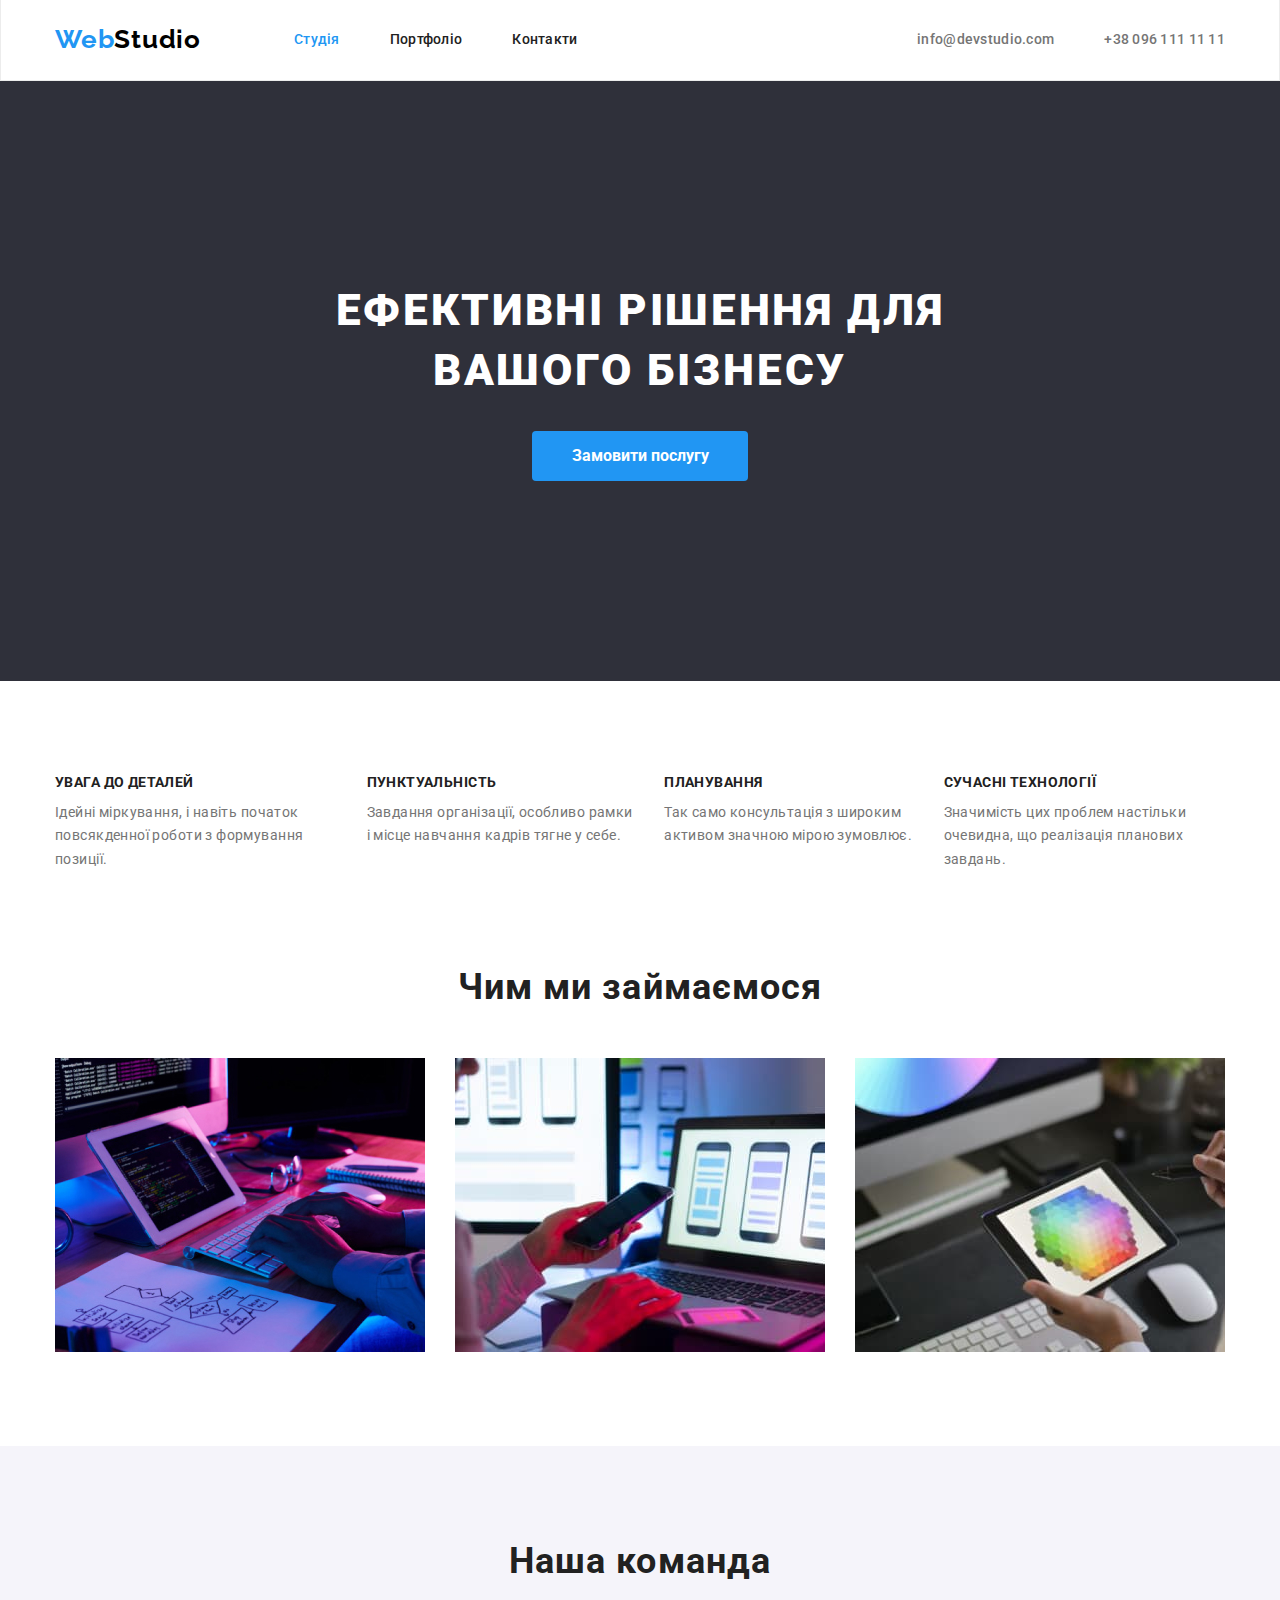
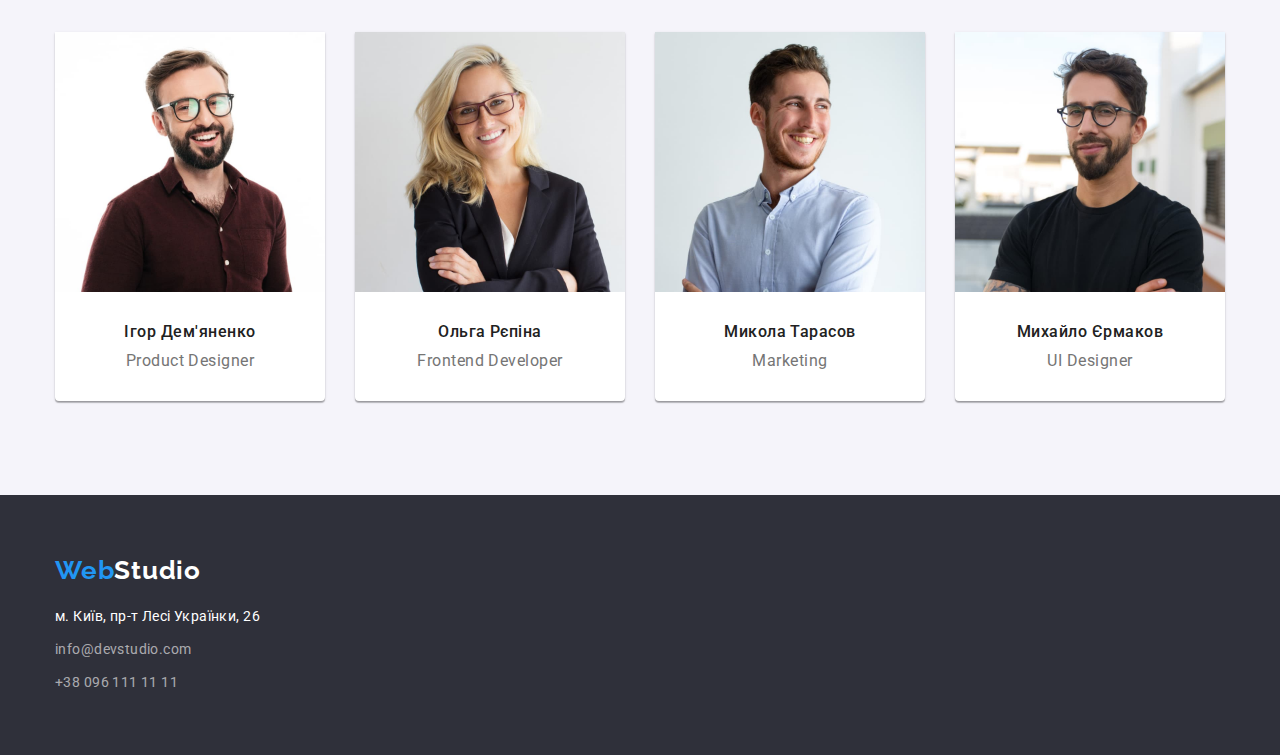
<file: index.html>
<!DOCTYPE html>
<html lang="uk">
  <head>
    <meta charset="UTF-8" />
    <meta http-equiv="X-UA-Compatible" content="IE=edge" />
    <meta name="viewport" content="width=device-width, initial-scale=1.0" />
    <title>Домашнє завдання №3</title>
    <link rel="preconnect" href="https://fonts.googleapis.com" />
    <link rel="preconnect" href="https://fonts.gstatic.com" crossorigin />
    <link
      href="https://fonts.googleapis.com/css2?family=Raleway:wght@700&family=Roboto:wght@400;500;700;900&display=swap"
      rel="stylesheet"
    />
    <link rel="stylesheet" href="https://cdnjs.cloudflare.com/ajax/libs/modern-normalize/1.1.0/modern-normalize.min.css">
    <link rel="stylesheet" href="./css/styles.css" />
  </head>
  <body>
    <!-- шапка -->
    <header class="header">
      <div class="container container-header">
      <nav class="main-nav">
        <a href="./index.html" class="logo" lang="en">
          <span class="logo-blue">Web</span
          ><span class="logo-black">Studio</span></a
        >
        <ul class="site-nav list">
          <li class="item"><a href="./index.html" class="link current">Студія</a></li>
          <li class="item"><a href="./portfolio.html" class="link">Портфоліо</a></li>
          <li class="item"><a href="" class="link">Контакти</a></li>
        </ul>
      </nav>
      <ul class="auth-nav list">
        <li class="item"><a href="mailto:info@devstudio.com" class="info">info@devstudio.com</a></li>
        <li class="item"><a href="tel:+380961111111" class="info">+38 096 111 11 11</a></li>
      </ul>
      </div>
    </header>
    <!-- головна -->
    <main>
      <!--Герой-->
      <section class="hero">
        <div class="container">
          <h1 class="hero-title">Ефективні рішення для вашого бізнесу</h1>
          <button type="button" class="button-primary">Замовити послугу</button>
        </div>
      </section>
      <!--Oсобливості-->
      <section class="features">
        <div class="container">
          <h2 class="visually-hidden">Особливсті</h2>
        <ul class="list features-items">
          <li class="features-item">
            <h3 class="features-title">УВАГА ДО ДЕТАЛЕЙ</h3>
            <p class="text">
              Ідейні міркування, і навіть початок повсякденної роботи з
              формування позиції.
            </p>
          </li>
          <li class="features-item">
            <h3 class="features-title">ПУНКТУАЛЬНІСТЬ</h3>
            <p class="text">
              Завдання організації, особливо рамки і місце навчання кадрів тягне
              у себе.
            </p>
          </li>
          <li class="features-item">
            <h3 class="features-title">ПЛАНУВАННЯ</h3>
            <p class="text">
              Так само консультація з широким активом значною мірою зумовлює.
            </p>
          </li>
          <li class="features-item">
            <h3 class="features-title">СУЧАСНІ ТЕХНОЛОГІЇ</h3>
            <p class="text">
              Значимість цих проблем настільки очевидна, що реалізація планових
              завдань.
            </p>
          </li>
        </ul>
        </div>
      </section>
      <!--Чим ми займаємося-->
      <section class="work">
        <div class="container">
          <h2 class="title">Чим ми займаємося</h2>
        <ul class="list">
          <li class="work-item"><img src="./images/img1.jpg" alt="робота" width="370" /></li>
          <li class="work-item"><img src="./images/img2.jpg" alt="робота" width="370" /></li>
          <li class="work-item"><img src="./images/img3.jpg" alt="робота" width="370" /></li>
        </ul>
        </div>
      </section>
      <!--Наша команда-->
      <section class="team">
        <div class="container">
          <h2 class="title">Наша команда</h2>
        <ul class="list">
          <li class="team-item">
            <img src="./images/photo1.jpg" alt="член команди" width="270" />
            <h3 class="crewman">Ігор Дем'яненко</h3>
            <p lang="en" class="text">Product Designer</p>
          </li>
          <li class="team-item">
            <img src="./images/photo2.jpg" alt="член команди" width="270" />
            <h3 class="crewman">Ольга Рєпіна</h3>
            <p lang="en" class="text">Frontend Developer</p>
          </li>
          <li class="team-item">
            <img src="./images/photo3.jpg" alt="член команди" width="270" />
            <h3 class="crewman">Микола Тарасов</h3>
            <p lang="en" class="text">Marketing</p>
          </li>
          <li class="team-item">
            <img src="./images/photo4.jpg" alt="член команди" width="270" />
            <h3 class="crewman">Михайло Єрмаков</h3>
            <p lang="en" class="text">UI Designer</p>
          </li>
        </ul>
        </div>
      </section>
    </main>
    <!-- футер -->
    <footer class="footer">
      <div class="container">
        <a href="./index.html" class="logo" lang="en"
        ><span class="logo-blue">Web</span
        ><span class="logo-white">Studio</span></a
      >
      <address >
        <ul class="list">
          <li class="address-footer">
            <a href="https://goo.gl/maps/qru1FfBsra7ANLXm6"
              >м. Київ, пр-т Лесі Українки, 26</a
            >
          </li>
          <li class="mail-footer">
            <a href="mailto:info@devstudio.com">info@devstudio.com</a>
          </li>
          <li class="tel-footer">
            <a href="tel:+380961111111">+38 096 111 11 11</a>
          </li>
        </ul>
      </address>
      </div>
    </footer>
  </body>
</html>
</file>
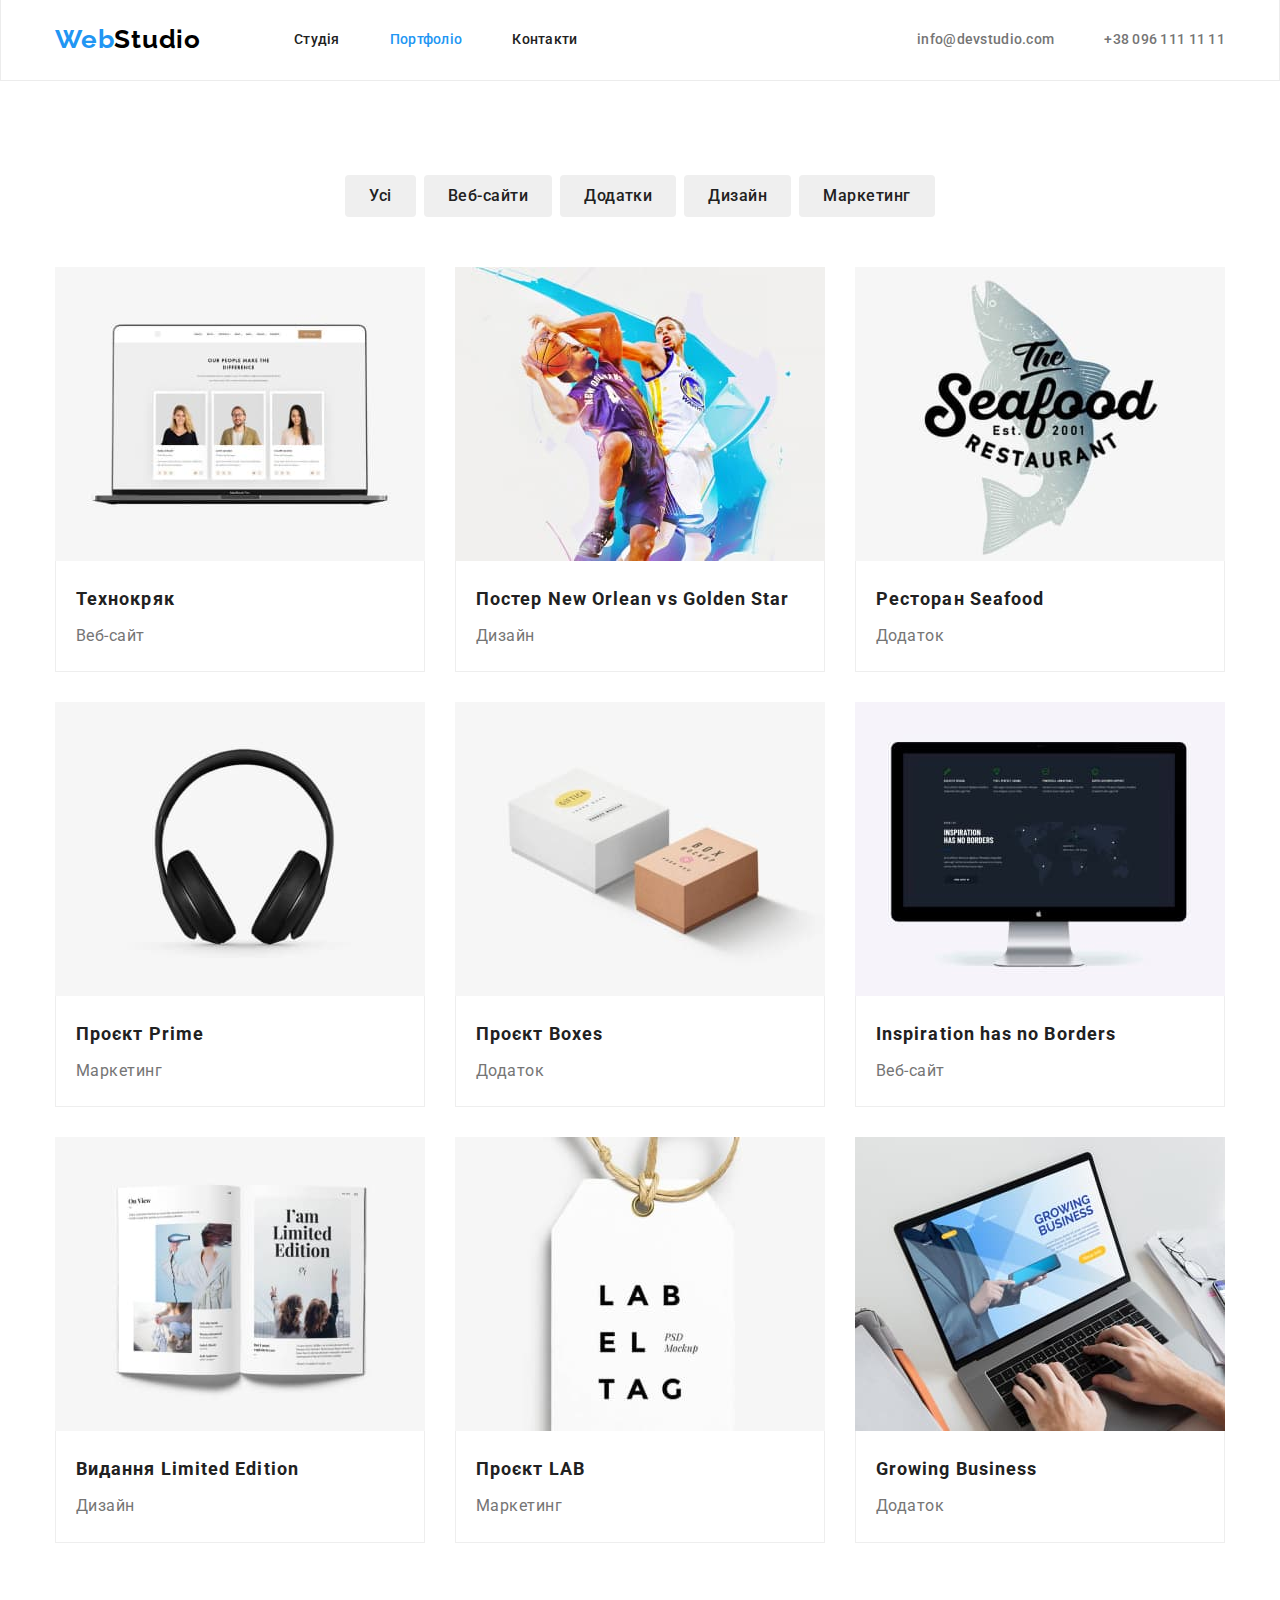
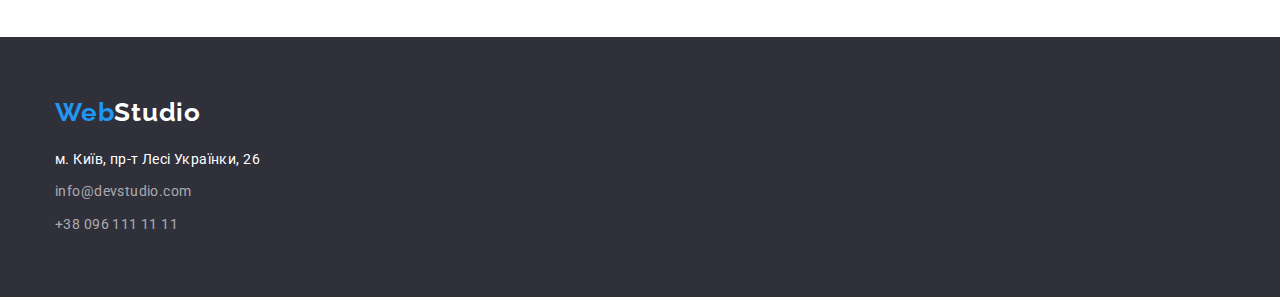
<file: portfolio.html>
<!DOCTYPE html>
<html lang="uk">
  <head>
    <meta charset="UTF-8" />
    <meta http-equiv="X-UA-Compatible" content="IE=edge" />
    <meta name="viewport" content="width=device-width, initial-scale=1.0" />
    <title>Домашнє завдання №3</title>
    <link rel="preconnect" href="https://fonts.googleapis.com" />
    <link rel="preconnect" href="https://fonts.gstatic.com" crossorigin />
    <link
      href="https://fonts.googleapis.com/css2?family=Raleway:wght@700&family=Roboto:wght@400;500;700;900&display=swap"
      rel="stylesheet"
    />
    <link rel="stylesheet" href="https://cdnjs.cloudflare.com/ajax/libs/modern-normalize/1.1.0/modern-normalize.min.css">
    <link rel="stylesheet" href="./css/styles.css" />
  </head>
  <body>
    <!--Шапка-->
    <header class="header">
      <div class="container container-header">
      <nav class="main-nav">
        <a href="./index.html" class="logo" lang="en">
          <span class="logo-blue">Web</span
          ><span class="logo-black">Studio</span></a
        >
        <ul class="site-nav list">
          <li class="item"><a href="./index.html" class="link">Студія</a></li>
          <li class="item"><a href="./portfolio.html" class="link current">Портфоліо</a></li>
          <li class="item"><a href="" class="link">Контакти</a></li>
        </ul>
      </nav>
      <ul class="auth-nav list">
        <li class="item"><a href="mailto:info@devstudio.com" class="info">info@devstudio.com</a></li>
        <li class="item"><a href="tel:+380961111111" class="info">+38 096 111 11 11</a></li>
      </ul>
      </div>
    </header>
    <main>
      <!-- головна -->
      <section class="portfolio">
        <div class="container">
        <h1 class="visually-hidden">Портфоліо</h1>
        <ul class="list btn-control">
          <li class="btn-item">
            <button type="button" class="btn">Усі</button>
          </li>
          <li class="btn-item">
            <button type="button" class="btn">Веб-сайти</button>
          </li>
          <li class="btn-item">
            <button type="button" class="btn">Додатки</button>
          </li>
          <li class="btn-item">
            <button type="button" class="btn">Дизайн</button>
          </li>
          <li class="btn-item">
            <button type="button" class="btn">Маркетинг</button>
          </li>
        </ul>
        <ul class="list card-set">
          <li class="card-item">
            <a class="projects" href="">
              <img class="img-portfolio" src="./images/portfolio1.jpg" alt="проект1" width="370" />
              <div class="name-project">
                <h2 class="portfolio-title">Технокряк</h2>
              <p class="text">Веб-сайт</p>
              </div>
            </a>
          </li>
          <li class="card-item">
            <a class="projects" href="">
              <img class="img-portfolio" src="./images/portfolio2.jpg" alt="проект2" width="370" />
              <div class="name-project">
                <h2 class="portfolio-title">
                Постер <span lang="en">New Orlean vs Golden Star</span>
              </h2>
              <p class="text">Дизайн</p>
              </div>
            </a>
          </li>
          <li class="card-item">
            <a class="projects" href="">
              <img class="img-portfolio" src="./images/portfolio3.jpg" alt="проект3" width="370" />
              <div class="name-project">
                <h2 class="portfolio-title">
                Ресторан <span lang="en">Seafood</span>
              </h2>
              <p class="text">Додаток</p>
              </div>
            </a>
          </li>
          <li class="card-item">
            <a class="projects" href="">
              <img class="img-portfolio" src="./images/portfolio4.jpg" alt="проект4" width="370" />
              <div class="name-project">
                <h2 class="portfolio-title">
                Проєкт <span lang="en">Prime</span>
              </h2>
              <p class="text">Маркетинг</p>
              </div>
            </a>
          </li>
          <li class="card-item">
            <a class="projects" href="">
              <img class="img-portfolio" src="./images/portfolio5.jpg" alt="проект5" width="370" />
              <div class="name-project">
                <h2 class="portfolio-title">
                Проєкт <span lang="en">Boxes</span>
              </h2>
              <p class="text">Додаток</p>
              </div>
            </a>
          </li>
          <li class="card-item">
            <a class="projects" href="">
              <img class="img-portfolio" src="./images/portfolio6.jpg" alt="проект6" width="370" />
              <div class="name-project">
                <h2 lang="en" class="portfolio-title">
                Inspiration has no Borders
              </h2>
              <p class="text">Веб-сайт</p>
              </div>
            </a>
          </li>
          <li class="card-item">
            <a class="projects" href="">
              <img class="img-portfolio" src="./images/portfolio7.jpg" alt="проект7" width="370" />
              <div class="name-project">
                <h2 class="portfolio-title">
                Видання <span lang="en">Limited Edition</span>
              </h2>
              <p class="text">Дизайн</p>
              </div>
            </a>
          </li>
          <li class="card-item">
            <a class="projects" href="">
              <img class="img-portfolio" src="./images/portfolio8.jpg" alt="проект8" width="370" />
              <div class="name-project">
                <h2 class="portfolio-title">Проєкт <span lang="en">LAB</span></h2>
              <p class="text">Маркетинг</p>
              </div>
            </a>
          </li>
          <li class="card-item">
            <a class="projects" href="">
              <img class="img-portfolio" src="./images/portfolio9.jpg" alt="проект9" width="370" />
              <div class="name-project">
                <h2 lang="en" class="portfolio-title">Growing Business</h2>
              <p class="text">Додаток</p>
              </div>
            </a>
          </li>
        </ul>
        </div>
        
      </section>
    </main>
    <!-- футер -->
    <footer class="footer">
      <div class="container">
        <a href="./index.html" class="logo" lang="en"
        ><span class="logo-blue">Web</span
        ><span class="logo-white">Studio</span></a
      >
      <address >
        <ul class="list">
          <li class="address-footer">
            <a href="https://goo.gl/maps/qru1FfBsra7ANLXm6"
              >м. Київ, пр-т Лесі Українки, 26</a
            >
          </li>
          <li class="mail-footer">
            <a href="mailto:info@devstudio.com">info@devstudio.com</a>
          </li>
          <li class="tel-footer">
            <a href="tel:+380961111111">+38 096 111 11 11</a>
          </li>
        </ul>
      </address>
      </div>
    </footer>
  </body>
</html>
</file>
<file: css/styles.css>
:root {
  --text-color: #757575;
  --title-color: #212121;
  --accent-color: #2196f3;
  --black-color: #000000;
  --white-color: #ffffff;
  --bg-color: #2f303a;
  --bg-color2:#F5F4FA; 
}

body {
  color: var(--black-color);
  font-family: "Roboto", sans-serif;
  background-color: var(--white-color);
}
.visually-hidden {
  position: absolute;
  white-space: nowrap;
  width: 1px;
  height: 1px;
  overflow: hidden;
  border: 0;
  padding: 0;
  clip: rect(0 0 0 0);
  clip-path: inset(50%);
  margin: -1px;
}

.list {
  list-style: none;
  margin: 0;
  padding: 0;
}

/* container */
.container{
  width: 1200px;
  padding-left: 15px;
  padding-right: 15px;
  margin-left: auto;
  margin-right: auto;
}


/* header */

.header{
  border: 1px solid #ECECEC; 
  border-top: none;
}

.container-header {
  display: flex;
  align-content: center;
}

/* main-nav */

.main-nav{
  display: flex;
  align-content:center;
}


/* logo */

.logo {
  padding-top: 24px;
  padding-bottom: 25px;
  margin-right: 93px;


  font-family: "Raleway";
  font-style: normal;
  font-weight: 700;
  font-size: 26px;
  line-height: 1.19;
  letter-spacing: 0.03em;
  text-decoration: none;
}

.logo-blue {
  color: var(--accent-color);
}
.logo-black {
  color: var(--black-color);
}

/* site nav */

.site-nav {
  display: flex;
}


.site-nav .item:not(:last-child) {
  margin-right: 50px;
}

.site-nav .link {
  display: block;
  padding-top: 32px;
  padding-bottom: 32px;
  
  
  color: var(--title-color);
  font-style: normal;
  font-weight: 500;
  font-size: 14px;
  line-height: 1.14;
  letter-spacing: 0.02em;
  text-decoration: none;

}
.site-nav .link:hover,
.site-nav .link:focus {
  color: var(--accent-color);
}

.site-nav .link.current {
  color: var(--accent-color);
}

.auth-nav{
  display: flex;
  margin-left: auto;
}

.auth-nav .item:not(:last-child) {
  margin-right: 50px;
}

.auth-nav .info{
  display: block;
  padding-top: 32px;
  padding-bottom: 32px;

  color: var(--text-color);
  font-style: normal;
  font-weight: 500;
  font-size: 14px;
  line-height: 1.14;
  letter-spacing: 0.02em;
  text-decoration: none;
}
.auth-nav a:focus {
  color: var(--accent-color);
}
.auth-nav a:hover {
  color: var(--accent-color);
}

/* hero */

.hero{
  display: block;
  text-align: center;
  padding-top: 200px;
  padding-bottom: 200px;

  background-color: var(--bg-color);
}

.hero-title {
  color: var(--white-color);
  font-style: normal;
  font-weight: 900;
  font-size: 44px;
  line-height: 1.36;
  letter-spacing: 0.06em;
  text-transform: uppercase;
  text-align: center;
  
  width: 696px;
  margin-right: auto;
  margin-left: auto;
  margin-top: 0;
  margin-bottom: 30px;
}
.button-primary {
  color: var(--white-color);
  font-style: normal;
  font-weight: 700;
  font-size: 16px;
  line-height: 1.9;
  background-color: var(--accent-color);
  cursor: pointer;
  display: inline-block;
  border-radius: 4px;
  padding: 10px 32px;
  min-width: 216px;
  height: 50px;
  border:transparent;
}

/* feature */
.features{
  padding-top: 94px;
  padding-bottom: 94px;
}

.features-items{
  display: flex;
}

.features-item{
  width: calc((100%-90px)/4);
  margin-right: 30px;
}

.features-item:nth-child(4n){
  margin-right: 0;
}


.features-title {
  color: var(--title-color);
  font-size: 14px;
  line-height: 1.14;
  letter-spacing: 0.03em;
  text-transform: uppercase;
  margin-top: 0;
  margin-bottom: 10px;
}
.features .text {
  color: var(--text-color);
  font-size: 14px;
  line-height: 1.7;
  letter-spacing: 0.03em;
  margin-top: 0;
  margin-bottom: 0;
}

/* title */

.title {
  color: var(--title-color);
  font-size: 36px;
  line-height: 1.17;
  text-align: center;
  letter-spacing: 0.03em;
  margin-top:0;
  margin-bottom: 50px;
}
/* work */

.work{
  display: block;
  padding-bottom: 94px;
}

img{
  display: block;
}

.work .list{
  display: flex;
}

.work-item{
  width:calc((100%-60px)/3);
  margin-right: 30px;
}

.work-item:nth-child(3n){
  margin-right: 0;
}

/* team */
.team{
  padding-top: 94px;
  padding-bottom: 94px;
  background-color:var(--bg-color2);
}

.team .title{
  margin-bottom: 50px;
}

.team .list{
  display: flex;
}

.team-item{
  box-shadow: 0px 1px 3px rgba(0, 0, 0, 0.12), 0px 1px 1px rgba(0, 0, 0, 0.14), 0px 2px 1px rgba(0, 0, 0, 0.2);
  border-radius: 0px 0px 4px 4px;
  background-color:var(--white-color);

  width:calc((100%-90px)/4);
  margin-right: 30px;
}
.team-item:nth-child(4n){
  margin-right: 0;
}



.crewman {
  color: var(--title-color);
  font-weight: 500;
  font-size: 16px;
  line-height: 1.2;
  letter-spacing: 0.03em;
  margin-top: 30px;
  margin-bottom: 10px;
  text-align: center;
}

.team .text {
  color: var(--text-color);
  font-size: 16px;
  line-height: 1.2;
  letter-spacing: 0.03em;
  margin-bottom: 0;
  margin-top:0;
  text-align: center;
  margin-bottom: 30px;
}

/* footer */

.footer .logo{
  display: block;
  padding: 0 0;
  margin: 0 0 20px 0;
}

.footer {
  background-color: var(--bg-color);
  padding-top: 60px;
  padding-bottom: 60px;
}

.logo-white {
  color: var(--white-color);
}

.address-footer a {
  color: var(--white-color);
  font-style: normal;
  font-weight: 400;
  font-size: 14px;
  line-height: 1.7;
  letter-spacing: 0.03em;
  text-decoration: none;
}
.address-footer{
  margin-bottom: 9px;
}

.address-footer a:focus,
.address-footer a:hover {
  color: var(--accent-color);
}

.mail-footer a,
.tel-footer a {
  font-style: normal;
  font-weight: 400;
  font-size: 14px;
  line-height: 1.7;
  letter-spacing: 0.03em;
  color: rgba(255, 255, 255, 0.6);
  text-decoration: none;
}
.mail-footer{
  margin-bottom: 9px;
}

.mail-footer a:focus,
.mail-footer a:hover,
.tel-footer a:focus,
.tel-footer a:hover {
  color: var(--accent-color);
}

/* portfolio */

.portfolio{
  padding-top: 94px;
  padding-bottom: 94px;
}

.btn-control{
  display: flex;
  justify-content: center;
  margin-bottom: 50px;
  
}

.btn-item:not(:last-child){
  margin-right: 8px;
}


.btn {
  font-family: "Roboto", sans-serif;
  color: var(--title-color);
  font-style: normal;
  font-weight: 500;
  font-size: 16px;
  line-height: 1.6;
  text-align: center;
  letter-spacing: 0.03em;
  cursor: pointer;
  border-radius: 4px;
  border-color: transparent;

  padding: 6px 22px;
}

.btn:focus,
.btn:hover {
  color:var(--white-color);
  background-color:var(--accent-color);
  box-shadow: 0px 3px 1px rgba(0, 0, 0, 0.1), 0px 1px 2px rgba(0, 0, 0, 0.08), 0px 2px 2px rgba(0, 0, 0, 0.12);
  
  padding: 6px 25px;
}

.projects {
  text-decoration: none;

}

.name-project{
  border: 1px solid #EEEEEE;
  border-top:none;
}

.portfolio-title {
  color: var(--title-color);
  font-size: 18px;
  line-height: 2;
  letter-spacing: 0.06em;
  margin-bottom: 4px;
  margin-top: 0;
}

.portfolio .text {
  color: var(--text-color);
  font-size: 16px;
  line-height: 1.9;
  letter-spacing: 0.03em;
  margin:0;
}


.card-set{
  display: flex;
  flex-wrap: wrap;
}

.card-item{
  width: calc((100% - 60px) /3);
  margin-right: 30px;
  margin-bottom: 30px;
}

.card-item:nth-child(3n){
  margin-right: 0;
}
.card-item:nth-child(n+7){
  margin-bottom: 0;
}

.name-project{
  padding: 20px;
}
</file>
